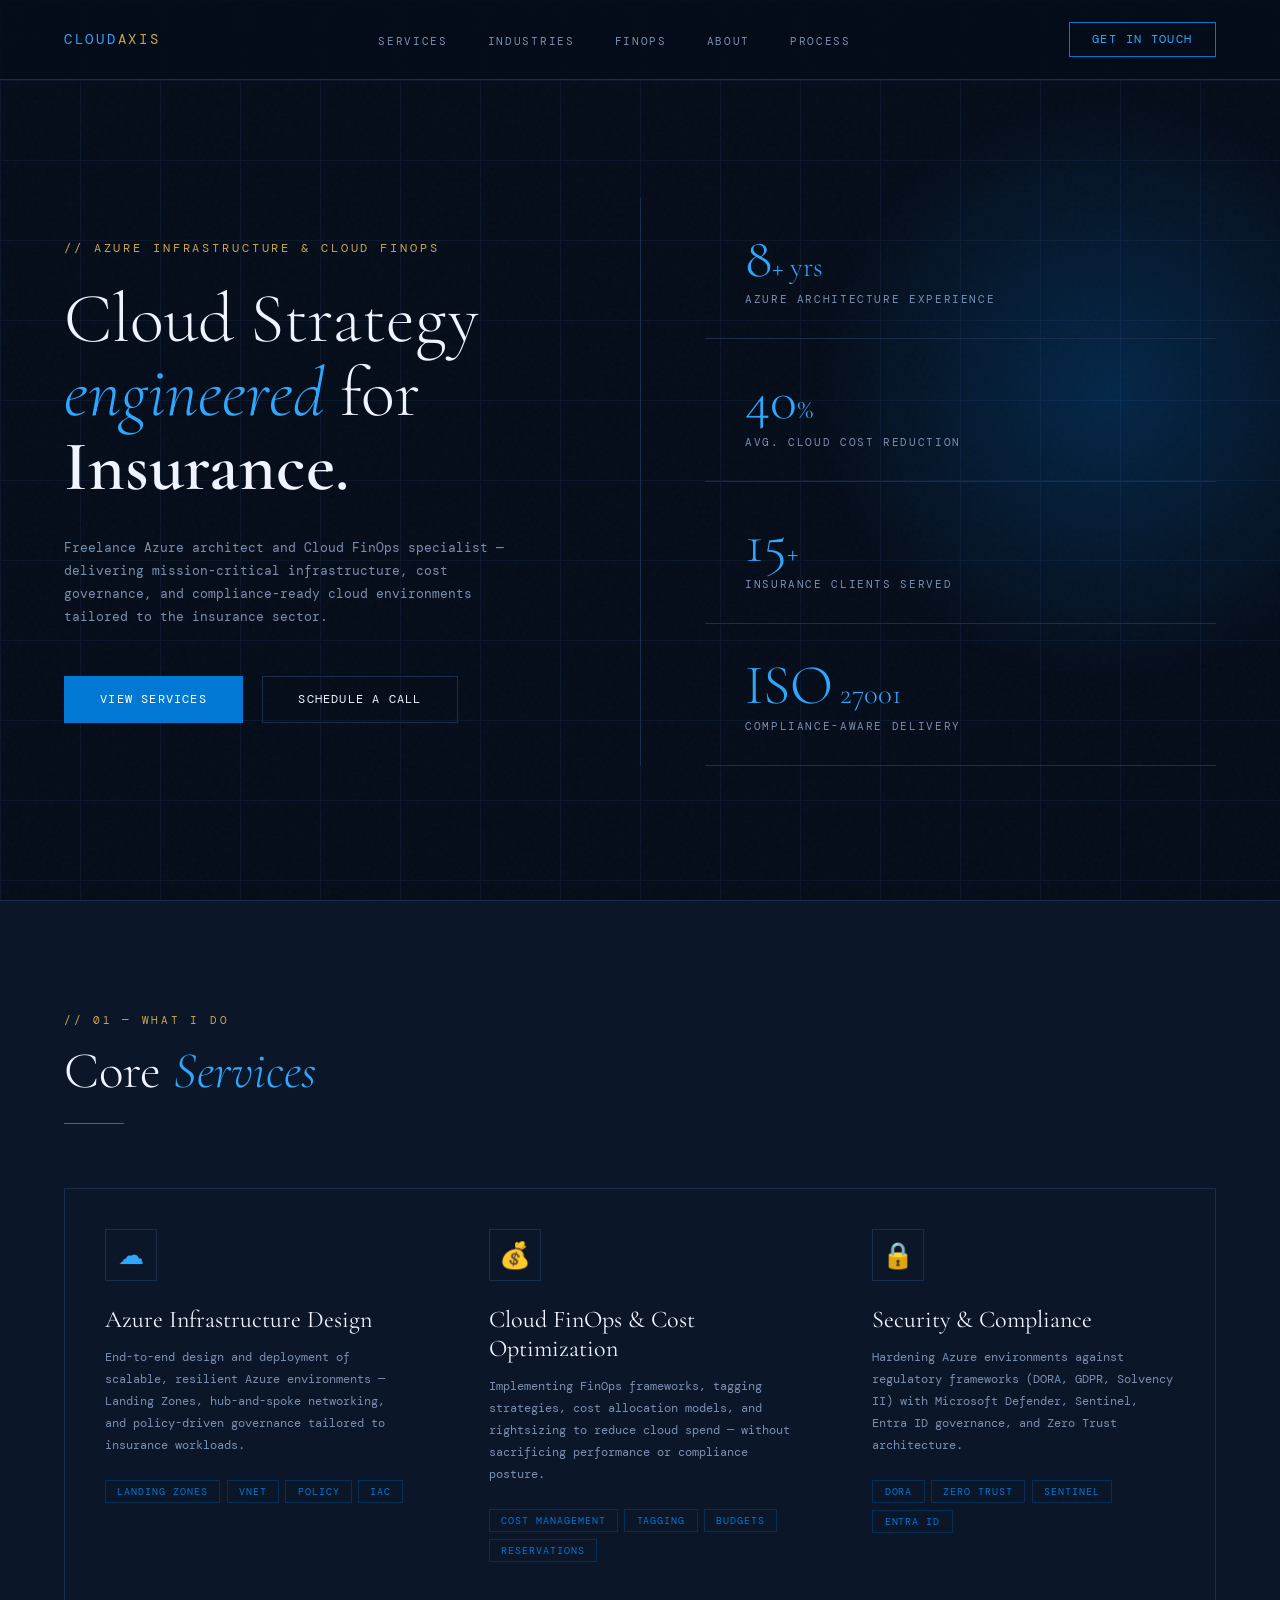
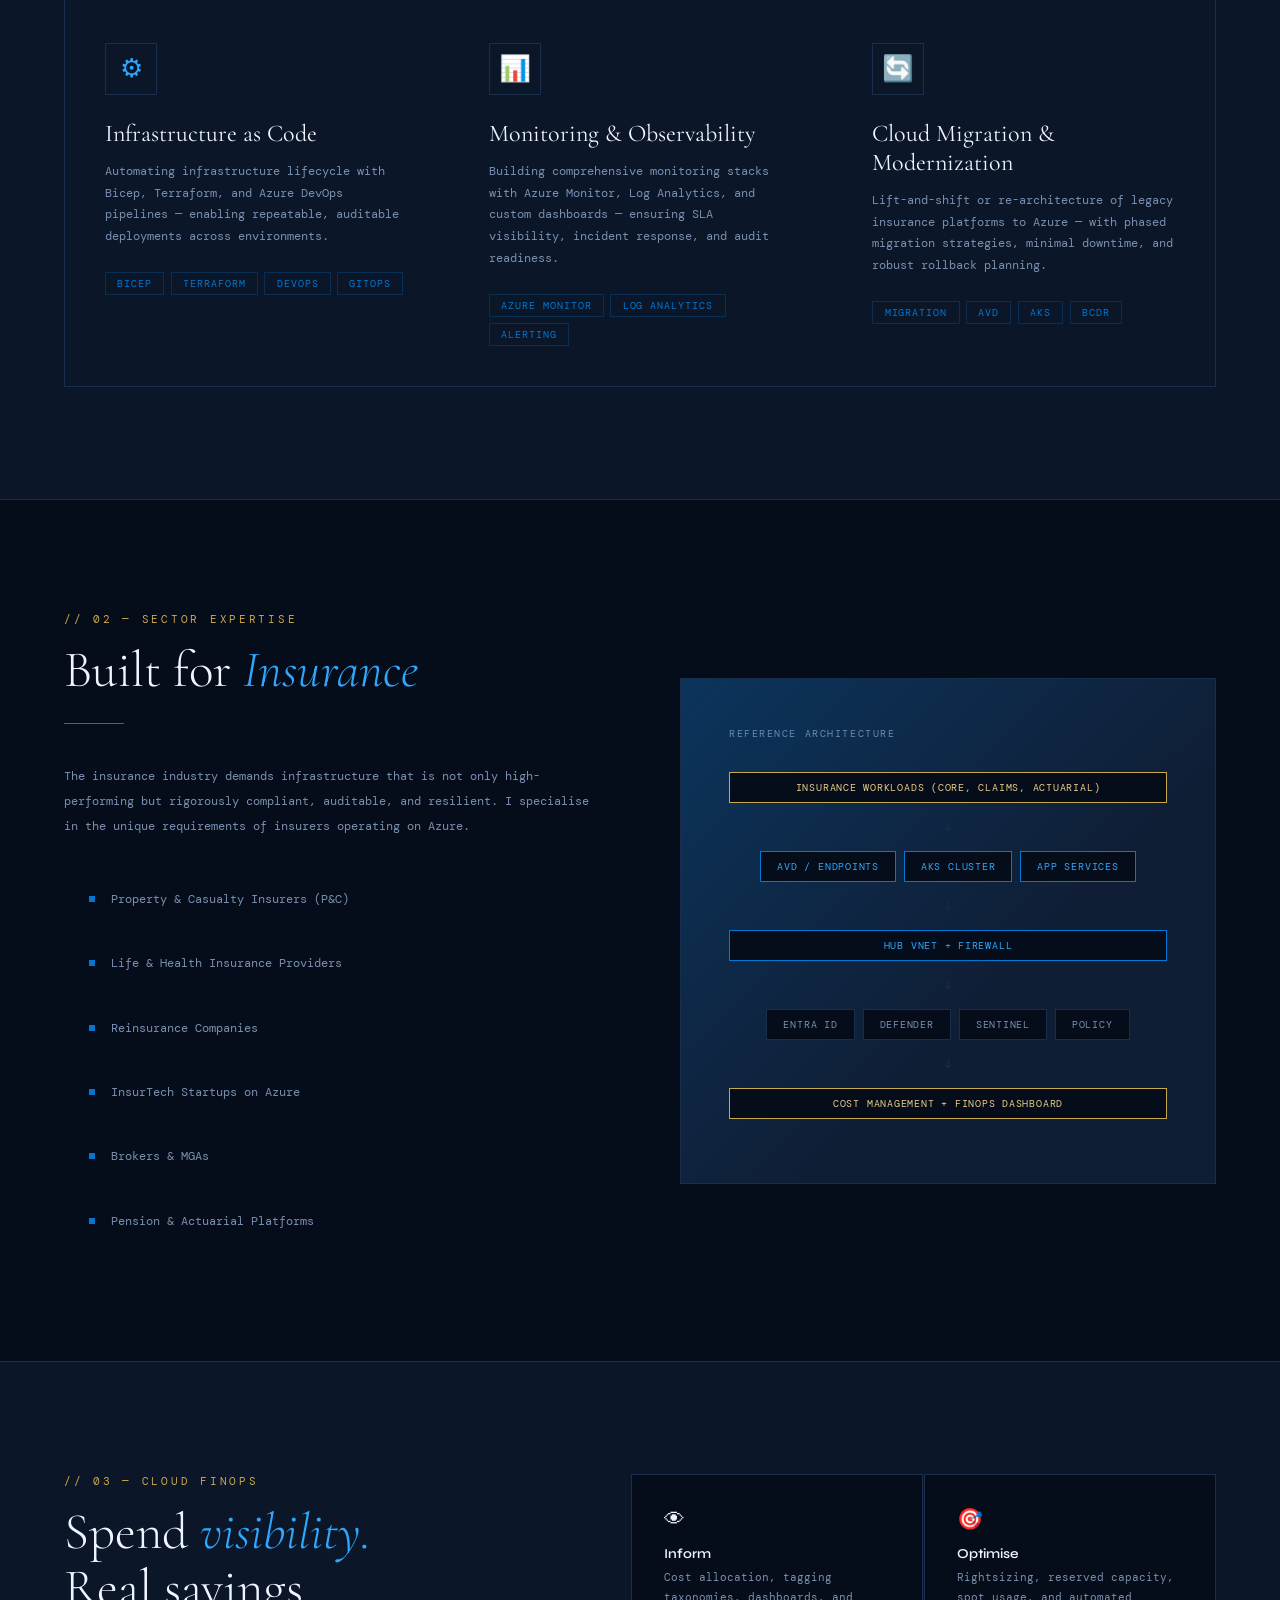
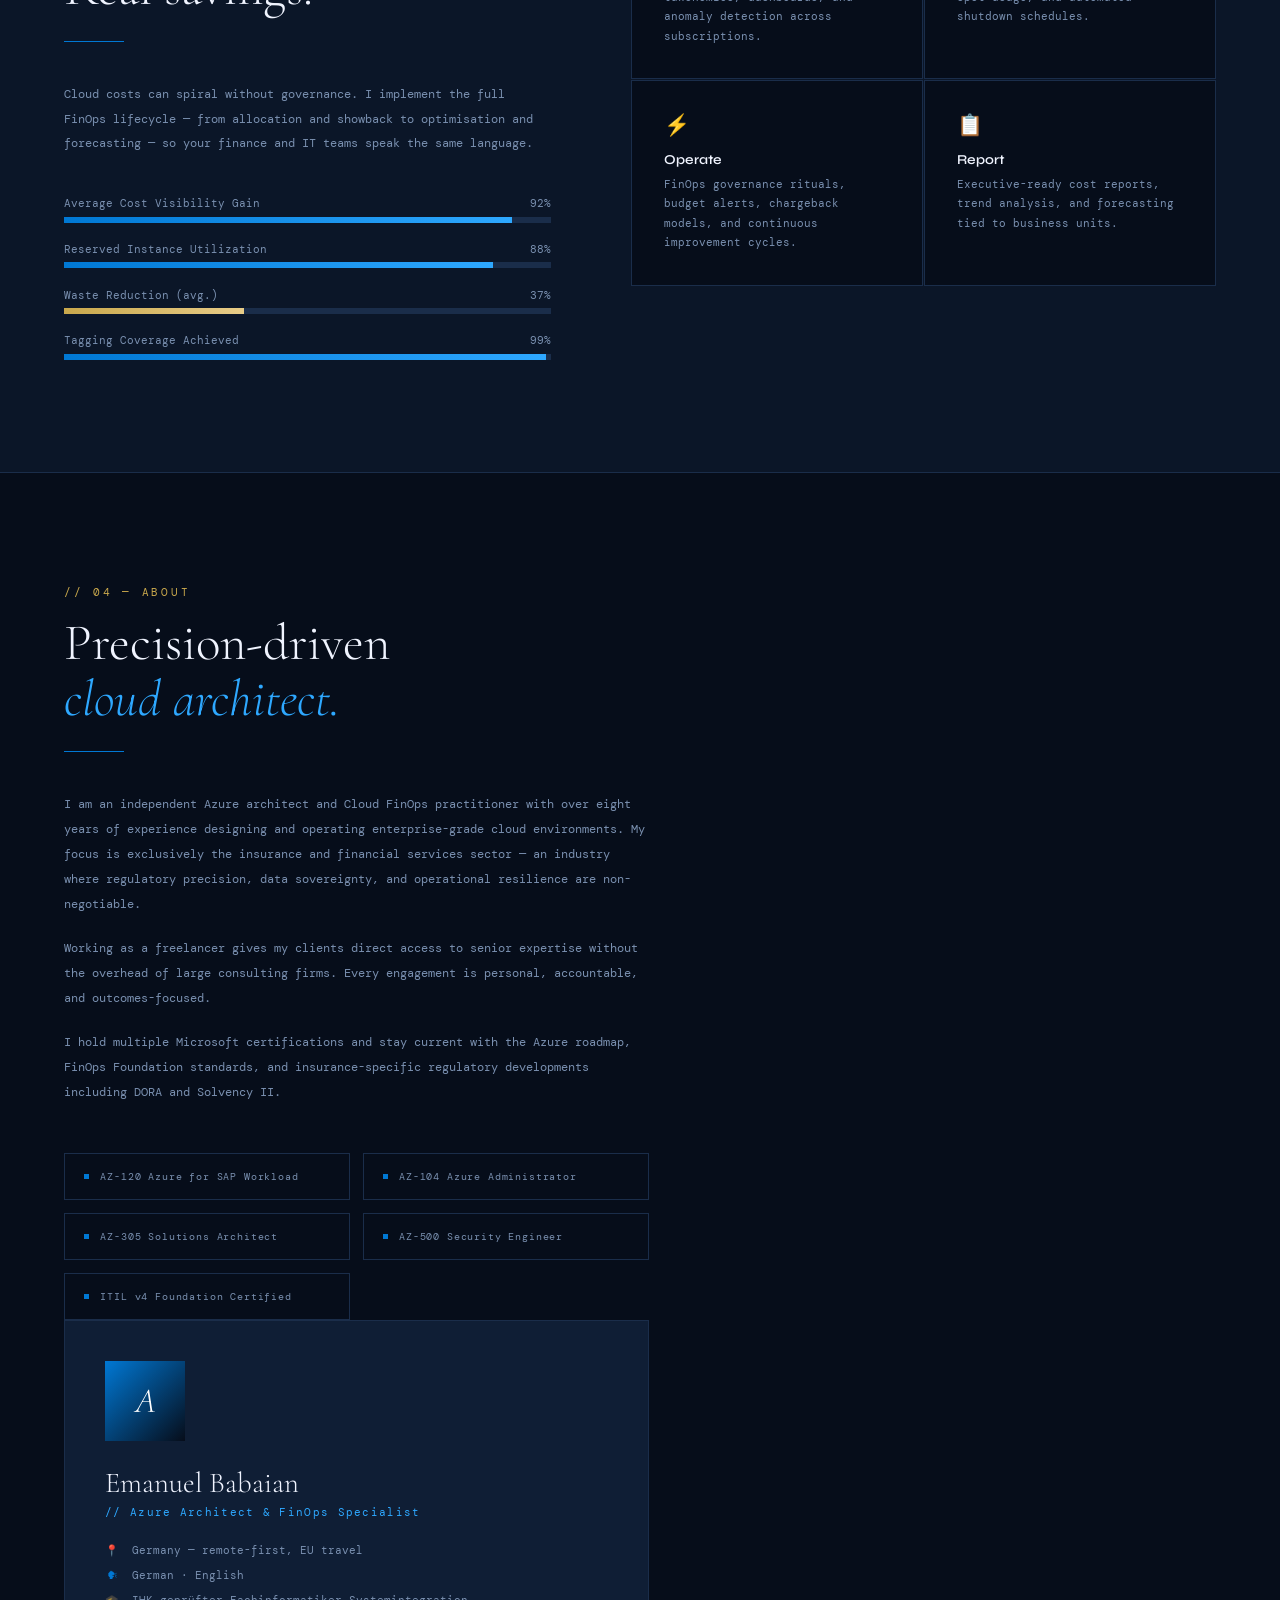
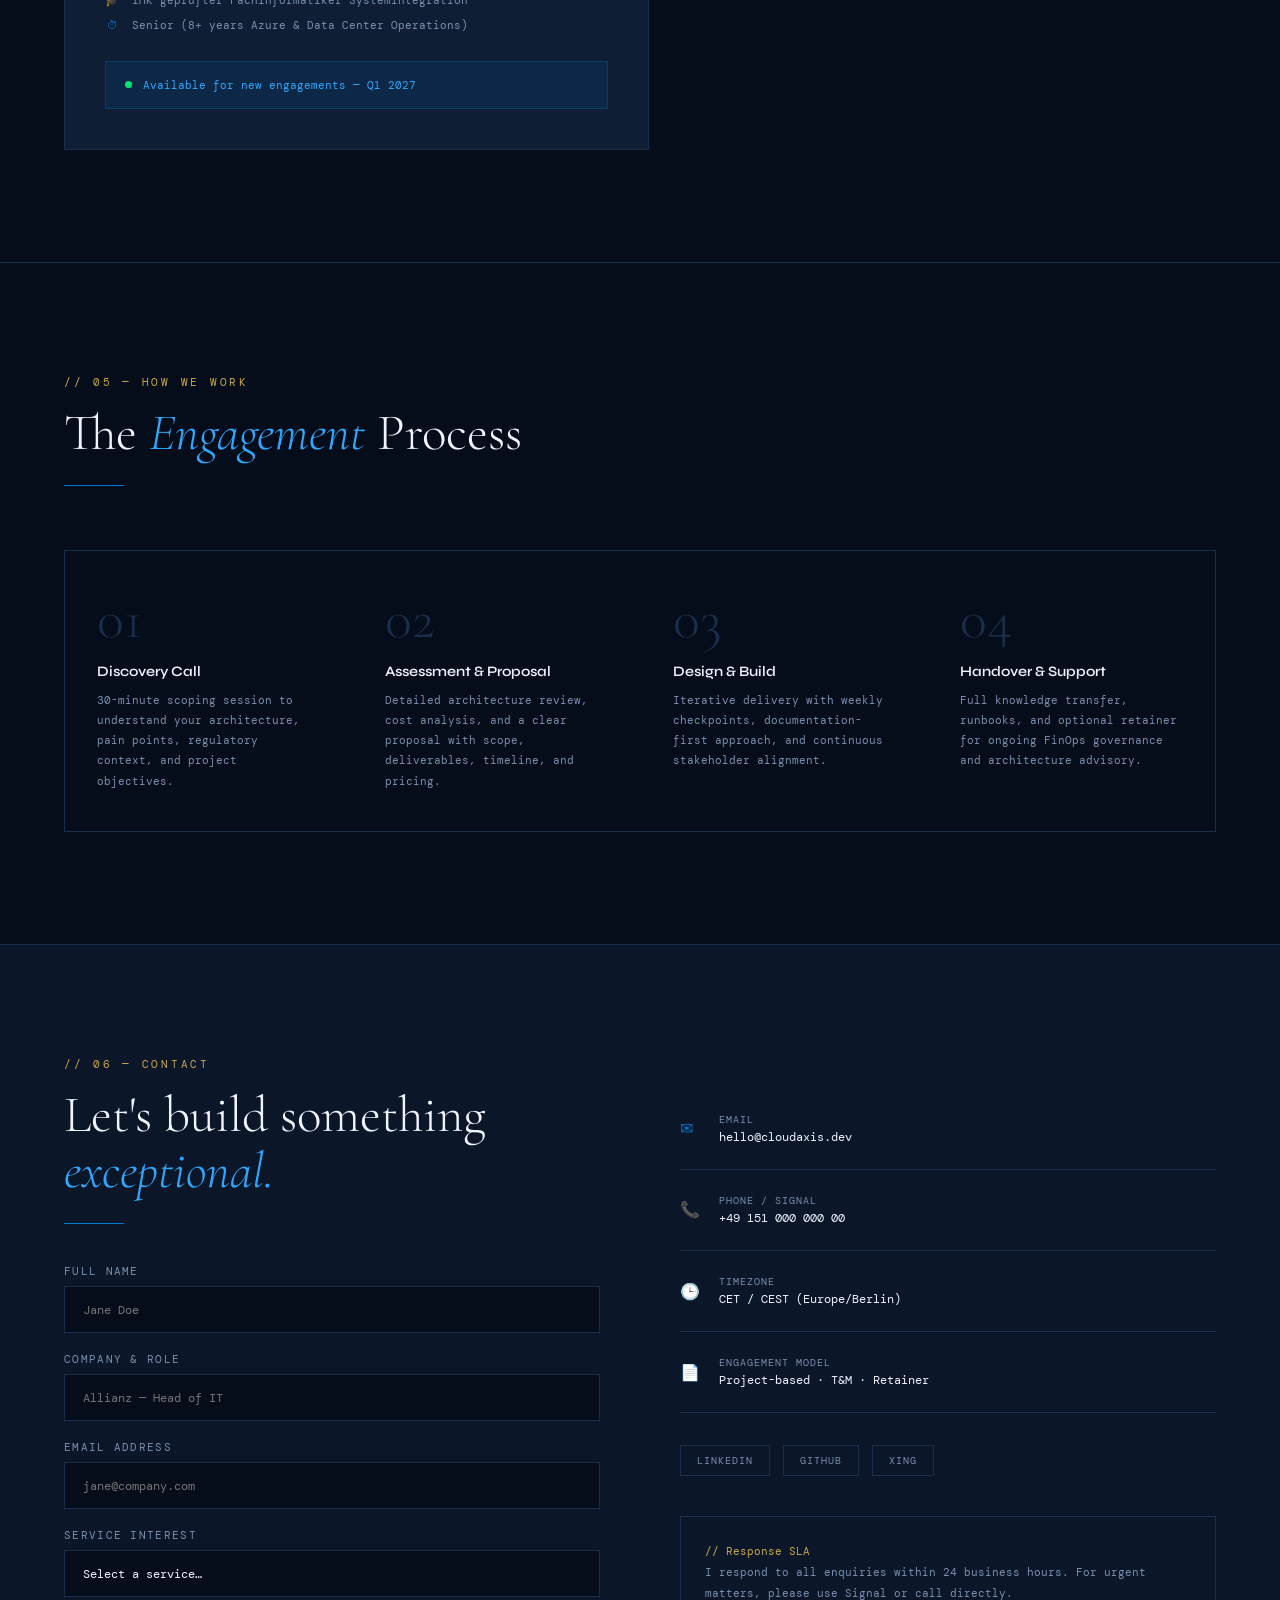
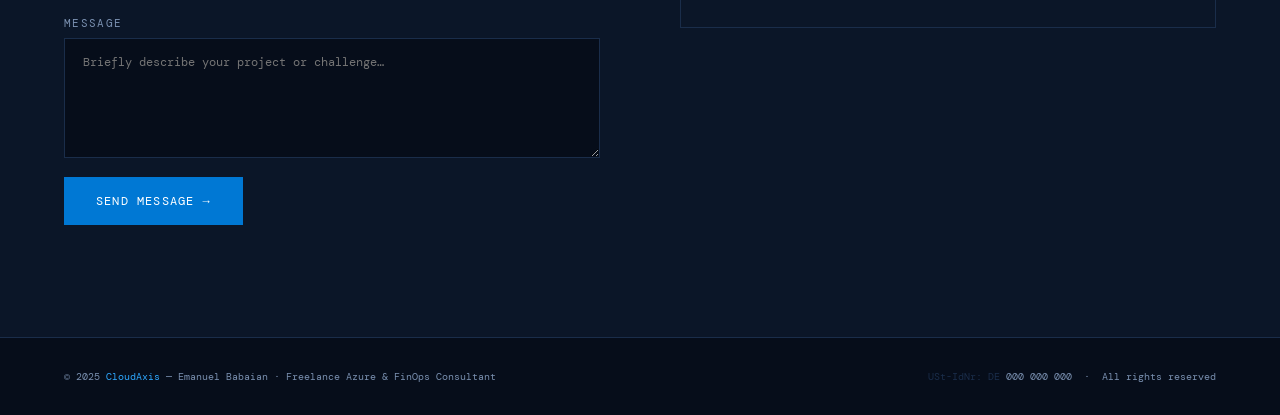
<file: index.html>
<!DOCTYPE html>
<html lang="en">
<head>
  <meta charset="UTF-8" />
  <meta name="viewport" content="width=device-width, initial-scale=1.0" />
  <meta name="description" content="Freelance Azure Infrastructure & Cloud FinOps specialist for insurance companies. Expert in Azure architecture, cost optimisation, and regulatory compliance." />
  <meta name="author" content="Alex Müller" />

  <title>CloudAxis — Azure &amp; FinOps for Insurance</title>

  <!-- Fonts -->
  <link rel="preconnect" href="https://fonts.googleapis.com" />
  <link rel="preconnect" href="https://fonts.gstatic.com" crossorigin />
  <link href="https://fonts.googleapis.com/css2?family=Cormorant+Garamond:ital,wght@0,300;0,400;0,600;1,300;1,400&family=DM+Mono:wght@300;400;500&family=Syne:wght@400;600;700;800&display=swap" rel="stylesheet" />

  <!-- Stylesheet -->
  <link rel="stylesheet" href="assets/css/styles.css" />
</head>
<body>


  <!-- ── Navigation ───────────────────────────────────────── -->
  <nav>
    <div class="nav-logo">CLOUD<span>AXIS</span></div>
    <ul class="nav-links">
      <li><a href="#services">Services</a></li>
      <li><a href="#industries">Industries</a></li>
      <li><a href="#finops">FinOps</a></li>
      <li><a href="#about">About</a></li>
      <li><a href="#process">Process</a></li>
    </ul>
    <a class="nav-cta" href="#contact">Get in Touch</a>
    <button class="nav-hamburger" aria-label="Toggle menu" aria-expanded="false">
      <span></span><span></span><span></span>
    </button>
  </nav>

  <!-- ── Hero ─────────────────────────────────────────────── -->
  <section id="hero">
    <div class="hero-glow"></div>

    <div class="hero-left">
      <p class="hero-eyebrow">// Azure Infrastructure &amp; Cloud FinOps</p>
      <h1 class="hero-title">
        Cloud Strategy<br>
        <em>engineered</em> for<br>
        <strong>Insurance.</strong>
      </h1>
      <p class="hero-sub">
        Freelance Azure architect and Cloud FinOps specialist — delivering
        mission-critical infrastructure, cost governance, and compliance-ready
        cloud environments tailored to the insurance sector.
      </p>
      <div class="hero-actions">
        <a href="#services" class="btn-primary">View Services</a>
        <a href="#contact"  class="btn-outline">Schedule a Call</a>
      </div>
    </div>

    <div class="hero-right">
      <div class="stat-card">
        <div class="stat-num">8<span>+ yrs</span></div>
        <div class="stat-label">Azure Architecture Experience</div>
      </div>
      <div class="stat-card">
        <div class="stat-num">40<span>%</span></div>
        <div class="stat-label">Avg. Cloud Cost Reduction</div>
      </div>
      <div class="stat-card">
        <div class="stat-num">15<span>+</span></div>
        <div class="stat-label">Insurance Clients Served</div>
      </div>
      <div class="stat-card">
        <div class="stat-num">ISO<span>&nbsp;27001</span></div>
        <div class="stat-label">Compliance-Aware Delivery</div>
      </div>
    </div>
  </section>

  <!-- ── Services ─────────────────────────────────────────── -->
  <section id="services">
    <div class="section-wrap">
      <p class="section-tag reveal">// 01 — What I Do</p>
      <h2 class="section-title reveal">Core <em>Services</em></h2>
      <div class="divider reveal"></div>

      <div class="services-grid">
        <div class="srv-card reveal">
          <div class="srv-icon">☁</div>
          <h3 class="srv-title">Azure Infrastructure Design</h3>
          <p class="srv-desc">End-to-end design and deployment of scalable, resilient Azure environments — Landing Zones, hub-and-spoke networking, and policy-driven governance tailored to insurance workloads.</p>
          <div class="srv-tags">
            <span class="tag">Landing Zones</span>
            <span class="tag">VNET</span>
            <span class="tag">Policy</span>
            <span class="tag">IaC</span>
          </div>
        </div>

        <div class="srv-card reveal">
          <div class="srv-icon">💰</div>
          <h3 class="srv-title">Cloud FinOps &amp; Cost Optimization</h3>
          <p class="srv-desc">Implementing FinOps frameworks, tagging strategies, cost allocation models, and rightsizing to reduce cloud spend — without sacrificing performance or compliance posture.</p>
          <div class="srv-tags">
            <span class="tag">Cost Management</span>
            <span class="tag">Tagging</span>
            <span class="tag">Budgets</span>
            <span class="tag">Reservations</span>
          </div>
        </div>

        <div class="srv-card reveal">
          <div class="srv-icon">🔒</div>
          <h3 class="srv-title">Security &amp; Compliance</h3>
          <p class="srv-desc">Hardening Azure environments against regulatory frameworks (DORA, GDPR, Solvency II) with Microsoft Defender, Sentinel, Entra ID governance, and Zero Trust architecture.</p>
          <div class="srv-tags">
            <span class="tag">DORA</span>
            <span class="tag">Zero Trust</span>
            <span class="tag">Sentinel</span>
            <span class="tag">Entra ID</span>
          </div>
        </div>

        <div class="srv-card reveal">
          <div class="srv-icon">⚙</div>
          <h3 class="srv-title">Infrastructure as Code</h3>
          <p class="srv-desc">Automating infrastructure lifecycle with Bicep, Terraform, and Azure DevOps pipelines — enabling repeatable, auditable deployments across environments.</p>
          <div class="srv-tags">
            <span class="tag">Bicep</span>
            <span class="tag">Terraform</span>
            <span class="tag">DevOps</span>
            <span class="tag">GitOps</span>
          </div>
        </div>

        <div class="srv-card reveal">
          <div class="srv-icon">📊</div>
          <h3 class="srv-title">Monitoring &amp; Observability</h3>
          <p class="srv-desc">Building comprehensive monitoring stacks with Azure Monitor, Log Analytics, and custom dashboards — ensuring SLA visibility, incident response, and audit readiness.</p>
          <div class="srv-tags">
            <span class="tag">Azure Monitor</span>
            <span class="tag">Log Analytics</span>
            <span class="tag">Alerting</span>
          </div>
        </div>

        <div class="srv-card reveal">
          <div class="srv-icon">🔄</div>
          <h3 class="srv-title">Cloud Migration &amp; Modernization</h3>
          <p class="srv-desc">Lift-and-shift or re-architecture of legacy insurance platforms to Azure — with phased migration strategies, minimal downtime, and robust rollback planning.</p>
          <div class="srv-tags">
            <span class="tag">Migration</span>
            <span class="tag">AVD</span>
            <span class="tag">AKS</span>
            <span class="tag">BCDR</span>
          </div>
        </div>
      </div>
    </div>
  </section>

  <!-- ── Industries ───────────────────────────────────────── -->
  <section id="industries">
    <div class="section-wrap">
      <div>
        <p class="section-tag reveal">// 02 — Sector Expertise</p>
        <h2 class="section-title reveal">Built for <em>Insurance</em></h2>
        <div class="divider reveal"></div>
        <p class="about-body reveal" style="margin-top:0">
          The insurance industry demands infrastructure that is not only high-performing but rigorously compliant, auditable, and resilient. I specialise in the unique requirements of insurers operating on Azure.
        </p>
        <div class="ind-list reveal">
          <div class="ind-item">Property &amp; Casualty Insurers (P&amp;C)</div>
          <div class="ind-item">Life &amp; Health Insurance Providers</div>
          <div class="ind-item">Reinsurance Companies</div>
          <div class="ind-item">InsurTech Startups on Azure</div>
          <div class="ind-item">Brokers &amp; MGAs</div>
          <div class="ind-item">Pension &amp; Actuarial Platforms</div>
        </div>
      </div>

      <div class="ind-visual reveal">
        <p style="font-family:var(--font-mono);font-size:.65rem;color:var(--muted);letter-spacing:.15em;text-transform:uppercase;margin-bottom:2rem">Reference Architecture</p>
        <div class="arch-diagram">
          <div class="arch-row">
            <div class="arch-box gold" style="width:100%;text-align:center">Insurance Workloads (Core, Claims, Actuarial)</div>
          </div>
          <div class="arch-row"><div class="arch-arrow">↓</div></div>
          <div class="arch-row" style="gap:.5rem">
            <div class="arch-box azure">AVD / Endpoints</div>
            <div class="arch-box azure">AKS Cluster</div>
            <div class="arch-box azure">App Services</div>
          </div>
          <div class="arch-row"><div class="arch-arrow">↓</div></div>
          <div class="arch-row">
            <div class="arch-box azure" style="flex:1">Hub VNET + Firewall</div>
          </div>
          <div class="arch-row"><div class="arch-arrow">↓</div></div>
          <div class="arch-row" style="gap:.5rem">
            <div class="arch-box">Entra ID</div>
            <div class="arch-box">Defender</div>
            <div class="arch-box">Sentinel</div>
            <div class="arch-box">Policy</div>
          </div>
          <div class="arch-row"><div class="arch-arrow">↓</div></div>
          <div class="arch-row">
            <div class="arch-box gold" style="flex:1">Cost Management + FinOps Dashboard</div>
          </div>
        </div>
      </div>
    </div>
  </section>

  <!-- ── FinOps ────────────────────────────────────────────── -->
  <section id="finops">
    <div class="section-wrap">
      <div class="finops-inner">
        <div>
          <p class="section-tag reveal">// 03 — Cloud FinOps</p>
          <h2 class="section-title reveal">Spend <em>visibility.</em><br>Real savings.</h2>
          <div class="divider reveal"></div>
          <p class="about-body reveal" style="margin-top:0">
            Cloud costs can spiral without governance. I implement the full FinOps lifecycle — from allocation and showback to optimisation and forecasting — so your finance and IT teams speak the same language.
          </p>
          <div class="finops-bars reveal">
            <div>
              <div class="fbar-label"><span>Average Cost Visibility Gain</span><span>92%</span></div>
              <div class="fbar-track"><div class="fbar-fill" data-width="92"></div></div>
            </div>
            <div>
              <div class="fbar-label"><span>Reserved Instance Utilization</span><span>88%</span></div>
              <div class="fbar-track"><div class="fbar-fill" data-width="88"></div></div>
            </div>
            <div>
              <div class="fbar-label"><span>Waste Reduction (avg.)</span><span>37%</span></div>
              <div class="fbar-track"><div class="fbar-fill gold-bar" data-width="37"></div></div>
            </div>
            <div>
              <div class="fbar-label"><span>Tagging Coverage Achieved</span><span>99%</span></div>
              <div class="fbar-track"><div class="fbar-fill" data-width="99"></div></div>
            </div>
          </div>
        </div>

        <div class="finops-pillars reveal">
          <div class="pillar">
            <div class="pillar-icon">👁</div>
            <div class="pillar-title">Inform</div>
            <div class="pillar-desc">Cost allocation, tagging taxonomies, dashboards, and anomaly detection across subscriptions.</div>
          </div>
          <div class="pillar">
            <div class="pillar-icon">🎯</div>
            <div class="pillar-title">Optimise</div>
            <div class="pillar-desc">Rightsizing, reserved capacity, spot usage, and automated shutdown schedules.</div>
          </div>
          <div class="pillar">
            <div class="pillar-icon">⚡</div>
            <div class="pillar-title">Operate</div>
            <div class="pillar-desc">FinOps governance rituals, budget alerts, chargeback models, and continuous improvement cycles.</div>
          </div>
          <div class="pillar">
            <div class="pillar-icon">📋</div>
            <div class="pillar-title">Report</div>
            <div class="pillar-desc">Executive-ready cost reports, trend analysis, and forecasting tied to business units.</div>
          </div>
        </div>
      </div>
    </div>
  </section>

  <!-- ── About ─────────────────────────────────────────────── -->
  <section id="about">
    <div class="section-wrap">
      <div>
        <p class="section-tag reveal">// 04 — About</p>
        <h2 class="section-title reveal">Precision-driven<br><em>cloud architect.</em></h2>
        <div class="divider reveal"></div>
        <div class="about-body reveal">
          <p>I am an independent Azure architect and Cloud FinOps practitioner with over eight years of experience designing and operating enterprise-grade cloud environments. My focus is exclusively the insurance and financial services sector — an industry where regulatory precision, data sovereignty, and operational resilience are non-negotiable.</p>
          <p>Working as a freelancer gives my clients direct access to senior expertise without the overhead of large consulting firms. Every engagement is personal, accountable, and outcomes-focused.</p>
          <p>I hold multiple Microsoft certifications and stay current with the Azure roadmap, FinOps Foundation standards, and insurance-specific regulatory developments including DORA and Solvency II.</p>
        </div>
        <div class="cert-grid reveal">
          <div class="cert"><span class="cert-dot"></span>AZ-120 Azure for SAP Workload</div>
          <div class="cert"><span class="cert-dot"></span>AZ-104 Azure Administrator</div>
          <div class="cert"><span class="cert-dot"></span>AZ-305 Solutions Architect</div>
          <div class="cert"><span class="cert-dot"></span>AZ-500 Security Engineer</div>
          <div class="cert"><span class="cert-dot"></span>ITIL v4 Foundation Certified</div>
      </div>

      <div>
        <div class="profile-panel reveal">
          <div class="profile-avatar">A</div>
          <div class="profile-name">Emanuel Babaian</div>
          <div class="profile-role">// Azure Architect &amp; FinOps Specialist</div>
          <div class="profile-meta">
            <div class="meta-row"><span class="meta-icon">📍</span> Germany — remote-first, EU travel</div>
            <div class="meta-row"><span class="meta-icon">🗣</span> German · English</div>
            <div class="meta-row"><span class="meta-icon">🎓</span> IHK geprüfter Fachinformatiker Systemintegration</div>
            <div class="meta-row"><span class="meta-icon">⏱</span> Senior (8+ years Azure & Data Center Operations)</div>
          </div>
          <div class="profile-availability">
            <div class="avail-dot"></div>
            Available for new engagements — Q1 2027
          </div>
        </div>
      </div>
    </div>
  </section>

  <!-- ── Process ───────────────────────────────────────────── -->
  <section id="process">
    <div class="section-wrap">
      <p class="section-tag reveal">// 05 — How We Work</p>
      <h2 class="section-title reveal">The <em>Engagement</em> Process</h2>
      <div class="divider reveal"></div>

      <div class="process-steps">
        <div class="step reveal">
          <div class="step-num">01</div>
          <div class="step-title">Discovery Call</div>
          <div class="step-desc">30-minute scoping session to understand your architecture, pain points, regulatory context, and project objectives.</div>
        </div>
        <div class="step reveal" style="transition-delay:.1s">
          <div class="step-num">02</div>
          <div class="step-title">Assessment &amp; Proposal</div>
          <div class="step-desc">Detailed architecture review, cost analysis, and a clear proposal with scope, deliverables, timeline, and pricing.</div>
        </div>
        <div class="step reveal" style="transition-delay:.2s">
          <div class="step-num">03</div>
          <div class="step-title">Design &amp; Build</div>
          <div class="step-desc">Iterative delivery with weekly checkpoints, documentation-first approach, and continuous stakeholder alignment.</div>
        </div>
        <div class="step reveal" style="transition-delay:.3s">
          <div class="step-num">04</div>
          <div class="step-title">Handover &amp; Support</div>
          <div class="step-desc">Full knowledge transfer, runbooks, and optional retainer for ongoing FinOps governance and architecture advisory.</div>
        </div>
      </div>
    </div>
  </section>

  <!-- ── Contact ───────────────────────────────────────────── -->
  <section id="contact">
    <div class="section-wrap">
      <div class="contact-inner">
        <div>
          <p class="section-tag reveal">// 06 — Contact</p>
          <h2 class="section-title reveal">Let's build something<br><em>exceptional.</em></h2>
          <div class="divider reveal"></div>

          <form class="contact-form reveal">
            <div class="form-field">
              <label for="contact-name">Full Name</label>
              <input id="contact-name" type="text" placeholder="Jane Doe" autocomplete="name" />
            </div>
            <div class="form-field">
              <label for="contact-company">Company &amp; Role</label>
              <input id="contact-company" type="text" placeholder="Allianz — Head of IT" autocomplete="organization" />
            </div>
            <div class="form-field">
              <label for="contact-email">Email Address</label>
              <input id="contact-email" type="email" placeholder="jane@company.com" autocomplete="email" />
            </div>
            <div class="form-field">
              <label for="contact-service">Service Interest</label>
              <select id="contact-service">
                <option value="">Select a service…</option>
                <option>Azure Infrastructure Design</option>
                <option>Cloud FinOps &amp; Cost Optimization</option>
                <option>Security &amp; Compliance</option>
                <option>Infrastructure as Code</option>
                <option>Cloud Migration</option>
                <option>General Consulting</option>
              </select>
            </div>
            <div class="form-field">
              <label for="contact-message">Message</label>
              <textarea id="contact-message" placeholder="Briefly describe your project or challenge…"></textarea>
            </div>
            <button type="submit" class="btn-submit">Send Message →</button>
          </form>
        </div>

        <div class="contact-info reveal">
          <div class="contact-detail">
            <span class="ci-icon">✉</span>
            <div>
              <div class="ci-label">EMAIL</div>
              <!-- ⚠️ Replace with your real email address -->
              <div class="ci-val">hello@cloudaxis.dev</div>
            </div>
          </div>
          <div class="contact-detail">
            <span class="ci-icon">📞</span>
            <div>
              <div class="ci-label">PHONE / SIGNAL</div>
              <div class="ci-val">+49 151 000 000 00</div>
            </div>
          </div>
          <div class="contact-detail">
            <span class="ci-icon">🕒</span>
            <div>
              <div class="ci-label">TIMEZONE</div>
              <div class="ci-val">CET / CEST (Europe/Berlin)</div>
            </div>
          </div>
          <div class="contact-detail">
            <span class="ci-icon">📄</span>
            <div>
              <div class="ci-label">ENGAGEMENT MODEL</div>
              <div class="ci-val">Project-based · T&amp;M · Retainer</div>
            </div>
          </div>

          <div class="contact-social">
            <a class="soc-btn" href="#" target="_blank" rel="noopener noreferrer">LinkedIn</a>
            <a class="soc-btn" href="#" target="_blank" rel="noopener noreferrer">GitHub</a>
            <a class="soc-btn" href="#" target="_blank" rel="noopener noreferrer">XING</a>
          </div>

          <div class="response-sla">
            <span class="response-sla-tag">// Response SLA</span><br>
            I respond to all enquiries within 24 business hours. For urgent matters, please use Signal or call directly.
          </div>
        </div>
      </div>
    </div>
  </section>

  <!-- ── Footer ───────────────────────────────────────────── -->
  <footer>
    <div>
      © 2025 <span class="footer-brand">CloudAxis</span> — Emanuel Babaian · Freelance Azure &amp; FinOps Consultant
    </div>
    <div>
      <span class="footer-vat">USt-IdNr: DE</span> 000 000 000 &nbsp;·&nbsp; All rights reserved
    </div>
  </footer>

  <!-- Script (deferred — runs after HTML is parsed) -->
  <script src="assets/js/main.js" defer></script>

</body>
</html>
</file>
<file: assets/css/styles.css>
/* ============================================================
   CloudAxis — Main Stylesheet
   Author:  Alex Müller
   Updated: 2025
   ============================================================ */

/* ── Reset ── */
*, *::before, *::after { box-sizing: border-box; margin: 0; padding: 0; }

/* ── Design Tokens ── */
:root {
  --navy:       #060d1a;
  --navy-mid:   #0b1628;
  --navy-card:  #0f1e35;
  --azure:      #0078d4;
  --azure-lt:   #2ea8ff;
  --azure-glow: #0078d440;
  --gold:       #c9a84c;
  --gold-lt:    #e8cc88;
  --white:      #f0f4ff;
  --muted:      #7a90b0;
  --border:     #1a2d4a;
  --font-mono:  'DM Mono', monospace;
  --font-serif: 'Cormorant Garamond', serif;
  --font-sans:  'Syne', sans-serif;
}

/* ── Base ── */
html { scroll-behavior: smooth; }
body {
  background:  var(--navy);
  color:       var(--white);
  font-family: var(--font-sans);
  overflow-x:  hidden;
  cursor:      auto;
}

/* ── Background: noise + grid ── */
body::before {
  content: ''; position: fixed; inset: 0; pointer-events: none; z-index: 0;
  background-image: url("data:image/svg+xml,%3Csvg viewBox='0 0 256 256' xmlns='http://www.w3.org/2000/svg'%3E%3Cfilter id='n'%3E%3CfeTurbulence type='fractalNoise' baseFrequency='0.9' numOctaves='4' stitchTiles='stitch'/%3E%3C/filter%3E%3Crect width='100%25' height='100%25' filter='url(%23n)' opacity='1'/%3E%3C/svg%3E");
  opacity: .025;
}
body::after {
  content: ''; position: fixed; inset: 0; pointer-events: none; z-index: 0;
  background-image: linear-gradient(var(--border) 1px, transparent 1px), linear-gradient(90deg, var(--border) 1px, transparent 1px);
  background-size: 80px 80px;
  opacity: .35;
}

/* ── Animations ── */
@keyframes fadeUp  { from { opacity: 0; transform: translateY(24px); } to { opacity: 1; transform: none; } }
@keyframes pulse   { 0%,100% { transform: scale(1); opacity: .5; } 50% { transform: scale(1.15); opacity: .8; } }
@keyframes blink   { 0%,100% { opacity: 1; } 50% { opacity: .3; } }

/* ─────────────────────────────────────────────────────────────
   NAVIGATION
───────────────────────────────────────────────────────────── */
nav {
  position: fixed; top: 0; left: 0; right: 0; z-index: 1000;
  display: flex; align-items: center; justify-content: space-between;
  padding: 1.4rem 4rem;
  backdrop-filter: blur(20px);
  border-bottom: 1px solid var(--border);
  background: #060d1acc;
}
.nav-logo { font-family: var(--font-mono); font-size: .85rem; letter-spacing: .2em; color: var(--azure-lt); }
.nav-logo span { color: var(--gold); }

.nav-links { display: flex; gap: 2.5rem; list-style: none; }
.nav-links a {
  font-family: var(--font-mono); font-size: .7rem; letter-spacing: .15em;
  color: var(--muted); text-decoration: none; text-transform: uppercase;
  transition: color .2s;
}
.nav-links a:hover { color: var(--white); }

.nav-cta {
  font-family: var(--font-mono); font-size: .72rem; letter-spacing: .12em;
  color: var(--azure-lt); border: 1px solid var(--azure);
  padding: .55rem 1.4rem; text-decoration: none; text-transform: uppercase;
  transition: background .2s, color .2s;
}
.nav-cta:hover { background: var(--azure); color: #fff; }

/* Hamburger — hidden on desktop */
.nav-hamburger {
  display: none;
  flex-direction: column; justify-content: center; gap: 5px;
  background: none; border: 1px solid var(--border);
  padding: .5rem .6rem; cursor: pointer;
  z-index: 1100;
}
.nav-hamburger span {
  display: block; width: 22px; height: 1px;
  background: var(--white); transition: transform .3s, opacity .3s;
}
.nav-hamburger.open span:nth-child(1) { transform: translateY(6px) rotate(45deg); }
.nav-hamburger.open span:nth-child(2) { opacity: 0; }
.nav-hamburger.open span:nth-child(3) { transform: translateY(-6px) rotate(-45deg); }

/* ─────────────────────────────────────────────────────────────
   HERO
───────────────────────────────────────────────────────────── */
#hero {
  min-height: 100vh; display: grid; grid-template-columns: 1fr 1fr;
  align-items: center; padding: 10rem 4rem 6rem;
  position: relative; overflow: hidden;
}
.hero-glow {
  position: absolute; right: -10%; top: 10%;
  width: 600px; height: 600px;
  background: radial-gradient(circle, var(--azure-glow) 0%, transparent 70%);
  pointer-events: none; animation: pulse 6s ease-in-out infinite;
}
.hero-eyebrow {
  font-family: var(--font-mono); font-size: .72rem; letter-spacing: .25em;
  color: var(--gold); text-transform: uppercase; margin-bottom: 1.6rem;
  opacity: 0; animation: fadeUp .8s .2s forwards;
}
.hero-title {
  font-family: var(--font-serif); font-weight: 300;
  font-size: clamp(3.2rem, 5.5vw, 5.8rem); line-height: 1.05;
  opacity: 0; animation: fadeUp .8s .4s forwards;
}
.hero-title em     { font-style: italic; color: var(--azure-lt); }
.hero-title strong { font-weight: 600; display: block; }
.hero-sub {
  margin-top: 2rem; font-family: var(--font-mono); font-size: .8rem;
  color: var(--muted); line-height: 1.8; max-width: 460px;
  opacity: 0; animation: fadeUp .8s .6s forwards;
}
.hero-actions {
  display: flex; gap: 1.2rem; margin-top: 3rem;
  opacity: 0; animation: fadeUp .8s .8s forwards;
}
.btn-primary {
  background: var(--azure); color: #fff;
  font-family: var(--font-mono); font-size: .75rem; letter-spacing: .1em;
  padding: .9rem 2.2rem; text-decoration: none; text-transform: uppercase;
  border: 1px solid var(--azure); transition: background .2s, transform .15s;
}
.btn-primary:hover { background: var(--azure-lt); transform: translateY(-2px); }
.btn-outline {
  color: var(--white); border: 1px solid var(--border);
  font-family: var(--font-mono); font-size: .75rem; letter-spacing: .1em;
  padding: .9rem 2.2rem; text-decoration: none; text-transform: uppercase;
  transition: border-color .2s, transform .15s;
}
.btn-outline:hover { border-color: var(--azure); transform: translateY(-2px); }

.hero-right {
  display: flex; flex-direction: column; gap: 1px;
  padding-left: 4rem; border-left: 1px solid var(--border);
  opacity: 0; animation: fadeUp .8s 1s forwards;
}
.stat-card {
  padding: 2rem 2.5rem; border-bottom: 1px solid var(--border);
  position: relative; overflow: hidden; transition: background .2s;
}
.stat-card:hover { background: var(--navy-card); }
.stat-card::before {
  content: ''; position: absolute; left: 0; top: 0; bottom: 0; width: 3px;
  background: var(--azure); transform: scaleY(0); transform-origin: top; transition: transform .35s;
}
.stat-card:hover::before { transform: scaleY(1); }
.stat-num { font-family: var(--font-serif); font-size: 3.5rem; font-weight: 300; color: var(--azure-lt); line-height: 1; }
.stat-num span { font-size: 1.8rem; }
.stat-label { font-family: var(--font-mono); font-size: .68rem; letter-spacing: .15em; color: var(--muted); text-transform: uppercase; margin-top: .4rem; }

/* ─────────────────────────────────────────────────────────────
   SECTION COMMONS
───────────────────────────────────────────────────────────── */
section { position: relative; z-index: 1; }
.section-wrap { max-width: 1280px; margin: 0 auto; padding: 7rem 4rem; }
.section-tag  { font-family: var(--font-mono); font-size: .68rem; letter-spacing: .25em; color: var(--gold); text-transform: uppercase; margin-bottom: 1rem; }
.section-title { font-family: var(--font-serif); font-weight: 300; font-size: clamp(2.4rem,4vw,3.8rem); line-height: 1.1; }
.section-title em { font-style: italic; color: var(--azure-lt); }
.divider { width: 60px; height: 1px; background: var(--azure); margin: 1.5rem 0 2.5rem; }

/* ─────────────────────────────────────────────────────────────
   SERVICES
───────────────────────────────────────────────────────────── */
#services { background: var(--navy-mid); border-top: 1px solid var(--border); border-bottom: 1px solid var(--border); }
.services-grid { display: grid; grid-template-columns: repeat(3,1fr); gap: 1px; margin-top: 4rem; border: 1px solid var(--border); }
.srv-card { padding: 2.5rem; position: relative; overflow: hidden; transition: background .25s; background: var(--navy-mid); }
.srv-card:hover { background: var(--navy-card); }
.srv-icon {
  font-size: 1.6rem; margin-bottom: 1.5rem; width: 52px; height: 52px;
  display: flex; align-items: center; justify-content: center;
  border: 1px solid var(--border); color: var(--azure-lt); transition: border-color .25s, background .25s;
}
.srv-card:hover .srv-icon { border-color: var(--azure); background: var(--azure-glow); }
.srv-title { font-family: var(--font-serif); font-size: 1.5rem; font-weight: 400; margin-bottom: .8rem; }
.srv-desc  { font-family: var(--font-mono); font-size: .72rem; color: var(--muted); line-height: 1.9; }
.srv-tags  { display: flex; flex-wrap: wrap; gap: .4rem; margin-top: 1.5rem; }
.tag { font-family: var(--font-mono); font-size: .62rem; letter-spacing: .1em; color: var(--azure); border: 1px solid var(--azure-glow); padding: .25rem .7rem; text-transform: uppercase; }

/* ─────────────────────────────────────────────────────────────
   INDUSTRIES
───────────────────────────────────────────────────────────── */
#industries .section-wrap { display: grid; grid-template-columns: 1fr 1fr; gap: 5rem; align-items: center; }
.ind-list { margin-top: 2rem; display: flex; flex-direction: column; gap: .5rem; }
.ind-item {
  display: flex; align-items: center; gap: 1rem;
  padding: 1.2rem 1.5rem; border: 1px solid transparent;
  cursor: default; transition: border-color .2s, background .2s;
  font-family: var(--font-mono); font-size: .78rem; color: var(--muted);
}
.ind-item:hover { border-color: var(--border); background: var(--navy-card); color: var(--white); }
.ind-item::before { content: ''; width: 6px; height: 6px; background: var(--azure); flex-shrink: 0; transition: background .2s; }
.ind-item:hover::before { background: var(--gold); }
.ind-visual { background: var(--navy-card); border: 1px solid var(--border); padding: 3rem; position: relative; overflow: hidden; }
.ind-visual::before { content: ''; position: absolute; inset: 0; background: linear-gradient(135deg, var(--azure-glow) 0%, transparent 60%); }
.arch-diagram { position: relative; z-index: 1; }
.arch-row { display: flex; gap: 1rem; margin-bottom: 1rem; align-items: center; justify-content: center; }
.arch-box { font-family: var(--font-mono); font-size: .6rem; letter-spacing: .08em; text-transform: uppercase; padding: .5rem 1rem; border: 1px solid var(--border); color: var(--muted); text-align: center; background: var(--navy); }
.arch-box.azure { border-color: var(--azure); color: var(--azure-lt); }
.arch-box.gold  { border-color: var(--gold);  color: var(--gold-lt); }
.arch-arrow { color: var(--border); font-size: .8rem; }

/* ─────────────────────────────────────────────────────────────
   FINOPS
───────────────────────────────────────────────────────────── */
#finops { background: var(--navy-mid); border-top: 1px solid var(--border); border-bottom: 1px solid var(--border); }
.finops-inner { display: grid; grid-template-columns: 1fr 1.2fr; gap: 5rem; align-items: start; }
.finops-bars  { display: flex; flex-direction: column; gap: 1.2rem; margin-top: 2.5rem; }
.fbar-label   { display: flex; justify-content: space-between; font-family: var(--font-mono); font-size: .68rem; color: var(--muted); margin-bottom: .4rem; }
.fbar-track   { height: 6px; background: var(--border); overflow: hidden; }
.fbar-fill    { height: 100%; background: linear-gradient(90deg, var(--azure), var(--azure-lt)); width: 0; transition: width 1.4s cubic-bezier(.25,.8,.25,1); }
.fbar-fill.gold-bar { background: linear-gradient(90deg, var(--gold), var(--gold-lt)); }
.finops-pillars { display: grid; grid-template-columns: 1fr 1fr; gap: 1px; }
.pillar { padding: 2rem; background: var(--navy); border: 1px solid var(--border); transition: background .2s; }
.pillar:hover { background: var(--navy-card); }
.pillar-icon  { font-size: 1.3rem; margin-bottom: .8rem; }
.pillar-title { font-family: var(--font-sans); font-size: .85rem; font-weight: 600; margin-bottom: .4rem; }
.pillar-desc  { font-family: var(--font-mono); font-size: .68rem; color: var(--muted); line-height: 1.8; }

/* ─────────────────────────────────────────────────────────────
   ABOUT
───────────────────────────────────────────────────────────── */
#about .section-wrap { display: grid; grid-template-columns: 1.2fr 1fr; gap: 5rem; align-items: start; }
.about-body { font-family: var(--font-mono); font-size: .78rem; color: var(--muted); line-height: 2; margin-top: 1.5rem; }
.about-body p + p { margin-top: 1.2rem; }
.cert-grid { display: grid; grid-template-columns: 1fr 1fr; gap: .8rem; margin-top: 3rem; }
.cert { padding: 1rem 1.2rem; border: 1px solid var(--border); font-family: var(--font-mono); font-size: .65rem; letter-spacing: .08em; color: var(--muted); transition: border-color .2s, color .2s; display: flex; align-items: center; gap: .7rem; }
.cert:hover { border-color: var(--azure); color: var(--azure-lt); }
.cert-dot   { width: 5px; height: 5px; background: var(--azure); flex-shrink: 0; }
.profile-panel { background: var(--navy-card); border: 1px solid var(--border); padding: 2.5rem; position: sticky; top: 7rem; }
.profile-avatar { width: 80px; height: 80px; background: linear-gradient(135deg, var(--azure), var(--navy)); display: flex; align-items: center; justify-content: center; font-family: var(--font-serif); font-size: 2.2rem; color: #fff; margin-bottom: 1.5rem; font-weight: 300; font-style: italic; }
.profile-name { font-family: var(--font-serif); font-size: 1.8rem; font-weight: 300; }
.profile-role { font-family: var(--font-mono); font-size: .68rem; color: var(--azure-lt); letter-spacing: .12em; margin-top: .3rem; }
.profile-meta { margin-top: 1.5rem; display: flex; flex-direction: column; gap: .7rem; }
.meta-row { display: flex; align-items: center; gap: .8rem; font-family: var(--font-mono); font-size: .68rem; color: var(--muted); }
.meta-icon { color: var(--azure); width: 14px; text-align: center; }
.profile-availability { margin-top: 1.8rem; padding: 1rem 1.2rem; background: rgba(0,120,212,.1); border: 1px solid var(--azure-glow); font-family: var(--font-mono); font-size: .68rem; color: var(--azure-lt); display: flex; align-items: center; gap: .7rem; }
.avail-dot { width: 7px; height: 7px; background: #00e676; border-radius: 50%; flex-shrink: 0; animation: blink 2s infinite; }

/* ─────────────────────────────────────────────────────────────
   PROCESS
───────────────────────────────────────────────────────────── */
#process { border-top: 1px solid var(--border); }
.process-steps { display: grid; grid-template-columns: repeat(4,1fr); gap: 1px; margin-top: 4rem; border: 1px solid var(--border); }
.step { padding: 2.5rem 2rem; background: var(--navy); transition: background .2s; }
.step:hover { background: var(--navy-card); }
.step-num { font-family: var(--font-serif); font-size: 3.5rem; font-weight: 300; color: var(--border); line-height: 1; margin-bottom: 1rem; transition: color .2s; }
.step:hover .step-num { color: var(--azure-glow); }
.step-title { font-family: var(--font-sans); font-size: .9rem; font-weight: 600; margin-bottom: .6rem; }
.step-desc  { font-family: var(--font-mono); font-size: .7rem; color: var(--muted); line-height: 1.8; }

/* ─────────────────────────────────────────────────────────────
   CONTACT
───────────────────────────────────────────────────────────── */
#contact { background: var(--navy-mid); border-top: 1px solid var(--border); }
.contact-inner { display: grid; grid-template-columns: 1fr 1fr; gap: 5rem; }
.contact-form { display: flex; flex-direction: column; gap: 1.2rem; margin-top: 2rem; }
.form-field { display: flex; flex-direction: column; gap: .5rem; }
.form-field label { font-family: var(--font-mono); font-size: .68rem; letter-spacing: .12em; color: var(--muted); text-transform: uppercase; }
.form-field input,
.form-field textarea,
.form-field select {
  background: var(--navy); border: 1px solid var(--border); color: var(--white);
  font-family: var(--font-mono); font-size: .78rem; padding: .9rem 1.1rem;
  outline: none; transition: border-color .2s; width: 100%; appearance: none;
}
.form-field input:focus,
.form-field textarea:focus,
.form-field select:focus { border-color: var(--azure); }
.form-field textarea { resize: vertical; min-height: 120px; }
.form-field select option { background: var(--navy); }
.btn-submit {
  background: var(--azure); color: #fff; border: none; cursor: pointer;
  font-family: var(--font-mono); font-size: .75rem; letter-spacing: .1em;
  padding: 1rem 2rem; text-transform: uppercase;
  transition: background .2s, transform .15s; align-self: flex-start;
}
.btn-submit:hover { background: var(--azure-lt); transform: translateY(-2px); }
.contact-info { padding-top: 2rem; }
.contact-detail { display: flex; align-items: center; gap: 1.2rem; padding: 1.5rem 0; border-bottom: 1px solid var(--border); font-family: var(--font-mono); font-size: .75rem; color: var(--muted); }
.contact-detail:last-child { border-bottom: none; }
.ci-icon  { color: var(--azure); font-size: 1rem; width: 20px; }
.ci-label { font-size: .62rem; color: var(--muted); margin-bottom: .2rem; font-family: var(--font-mono); letter-spacing: .1em; }
.ci-val   { color: var(--white); }
.contact-social { display: flex; gap: .8rem; margin-top: 2rem; }
.soc-btn { font-family: var(--font-mono); font-size: .65rem; letter-spacing: .1em; color: var(--muted); border: 1px solid var(--border); padding: .5rem 1rem; text-decoration: none; text-transform: uppercase; transition: border-color .2s, color .2s; }
.soc-btn:hover { border-color: var(--azure); color: var(--azure-lt); }
.response-sla { margin-top: 2.5rem; padding: 1.5rem; border: 1px solid var(--border); font-family: var(--font-mono); font-size: .68rem; color: var(--muted); line-height: 1.9; }
.response-sla-tag { color: var(--gold); }

/* ─────────────────────────────────────────────────────────────
   FOOTER
───────────────────────────────────────────────────────────── */
footer { border-top: 1px solid var(--border); padding: 2rem 4rem; display: flex; justify-content: space-between; align-items: center; font-family: var(--font-mono); font-size: .65rem; color: var(--muted); }
.footer-brand { color: var(--azure-lt); }
.footer-vat   { color: var(--border); }

/* ─────────────────────────────────────────────────────────────
   SCROLL REVEAL
───────────────────────────────────────────────────────────── */
.reveal { opacity: 0; transform: translateY(30px); transition: opacity .7s ease, transform .7s ease; }
.reveal.visible { opacity: 1; transform: none; }

/* ─────────────────────────────────────────────────────────────
   RESPONSIVE  ≤ 900px
───────────────────────────────────────────────────────────── */
@media (max-width: 900px) {
  /* Nav */
  nav { padding: 1.2rem 1.5rem; }
  .nav-cta { display: none; }
  .nav-hamburger { display: flex; }

  /* Nav links — slide-in sidebar from the right */
  .nav-links {
    position: fixed; top: 0; right: 0; bottom: 0; z-index: 1050;
    width: 280px;
    display: flex; flex-direction: column; align-items: flex-start; justify-content: center;
    gap: 0; list-style: none; padding: 2rem;
    background: var(--navy-mid);
    border-left: 1px solid var(--border);
    transform: translateX(100%);
    transition: transform .35s cubic-bezier(.4,0,.2,1);
    pointer-events: none;
  }
  .nav-links.open { transform: translateX(0); pointer-events: auto; }
  .nav-links li { width: 100%; border-bottom: 1px solid var(--border); }
  .nav-links a { display: block; padding: 1.1rem 0; font-size: .8rem; letter-spacing: .2em; }

  /* Layout */
  #hero { grid-template-columns: 1fr; padding: 8rem 1.5rem 4rem; }
  .hero-right { padding-left: 0; border-left: none; border-top: 1px solid var(--border); padding-top: 2rem; }
  .section-wrap { padding: 5rem 1.5rem; }
  .services-grid { grid-template-columns: 1fr; }
  .process-steps { grid-template-columns: 1fr; }
  .finops-inner,
  .contact-inner,
  #about .section-wrap,
  #industries .section-wrap { grid-template-columns: 1fr; gap: 3rem; }
  .finops-pillars { grid-template-columns: 1fr; }
  footer { flex-direction: column; gap: .8rem; text-align: center; }
}
</file>
